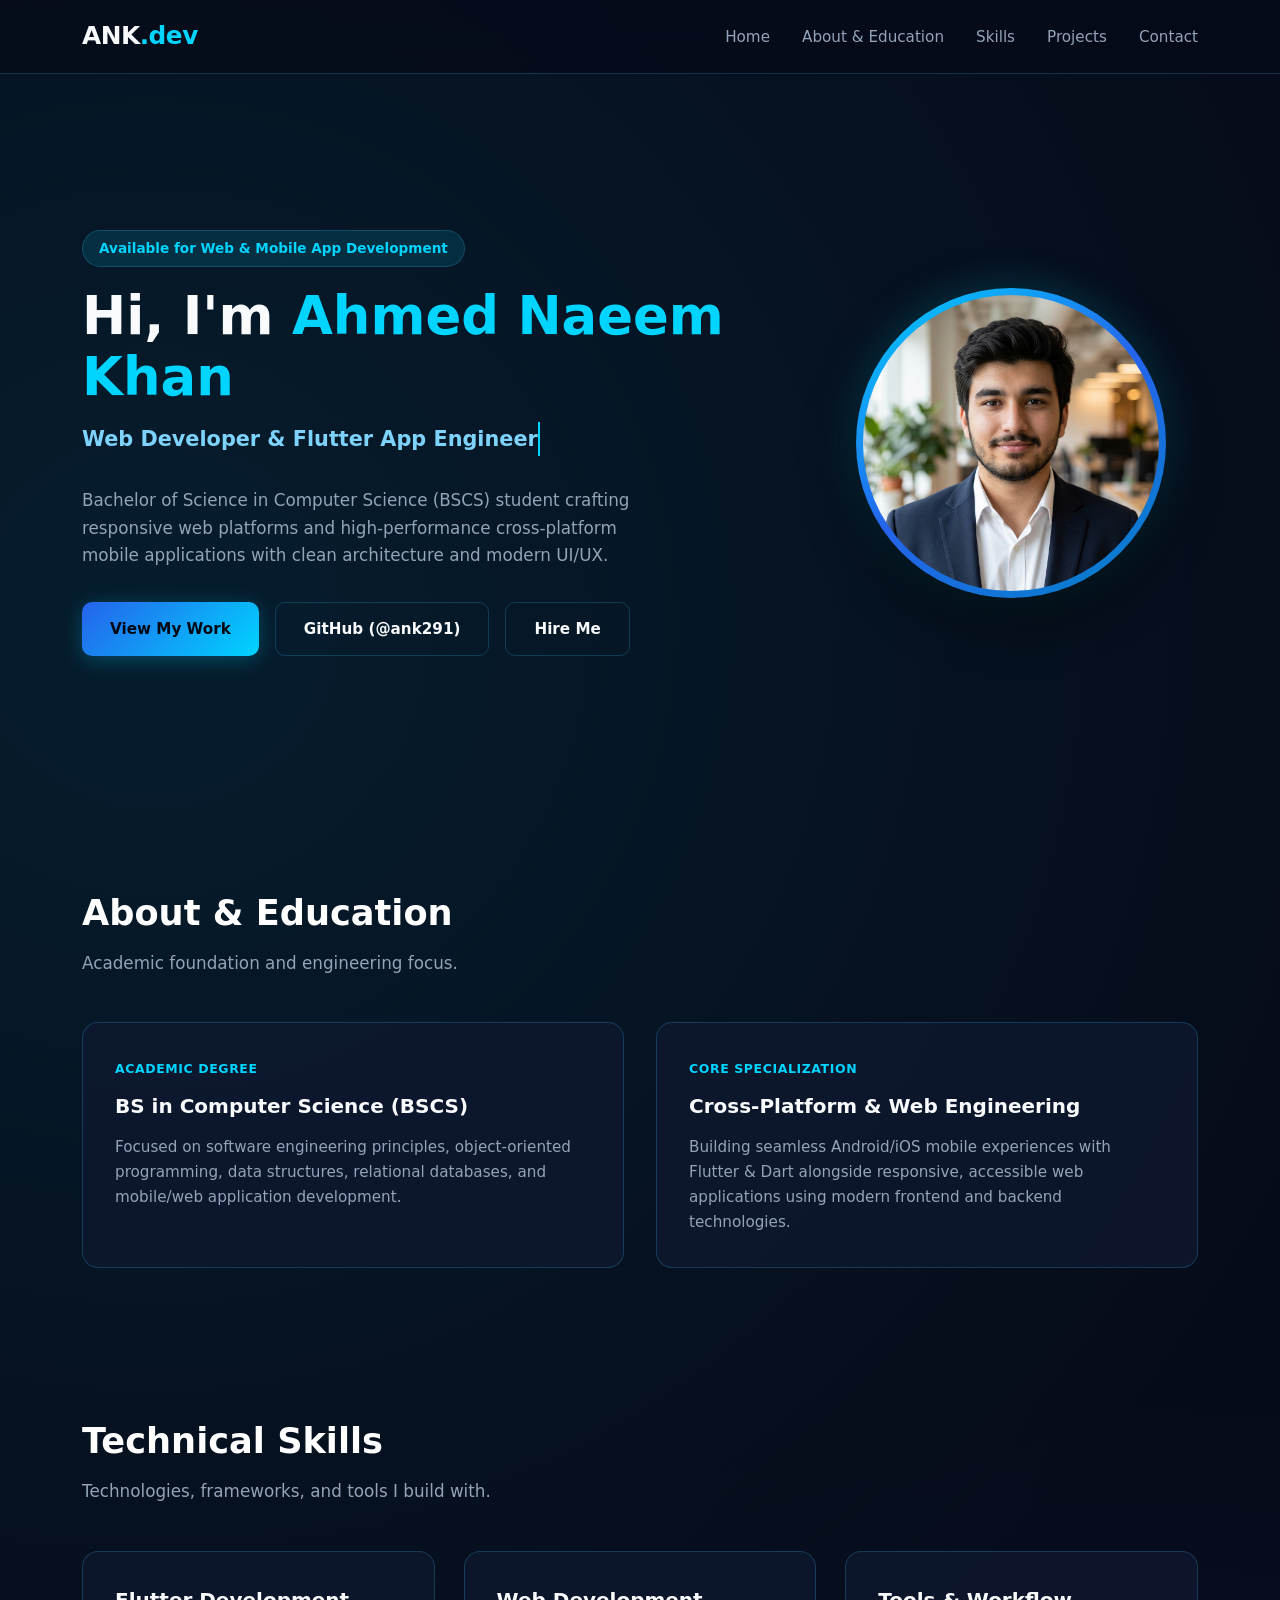
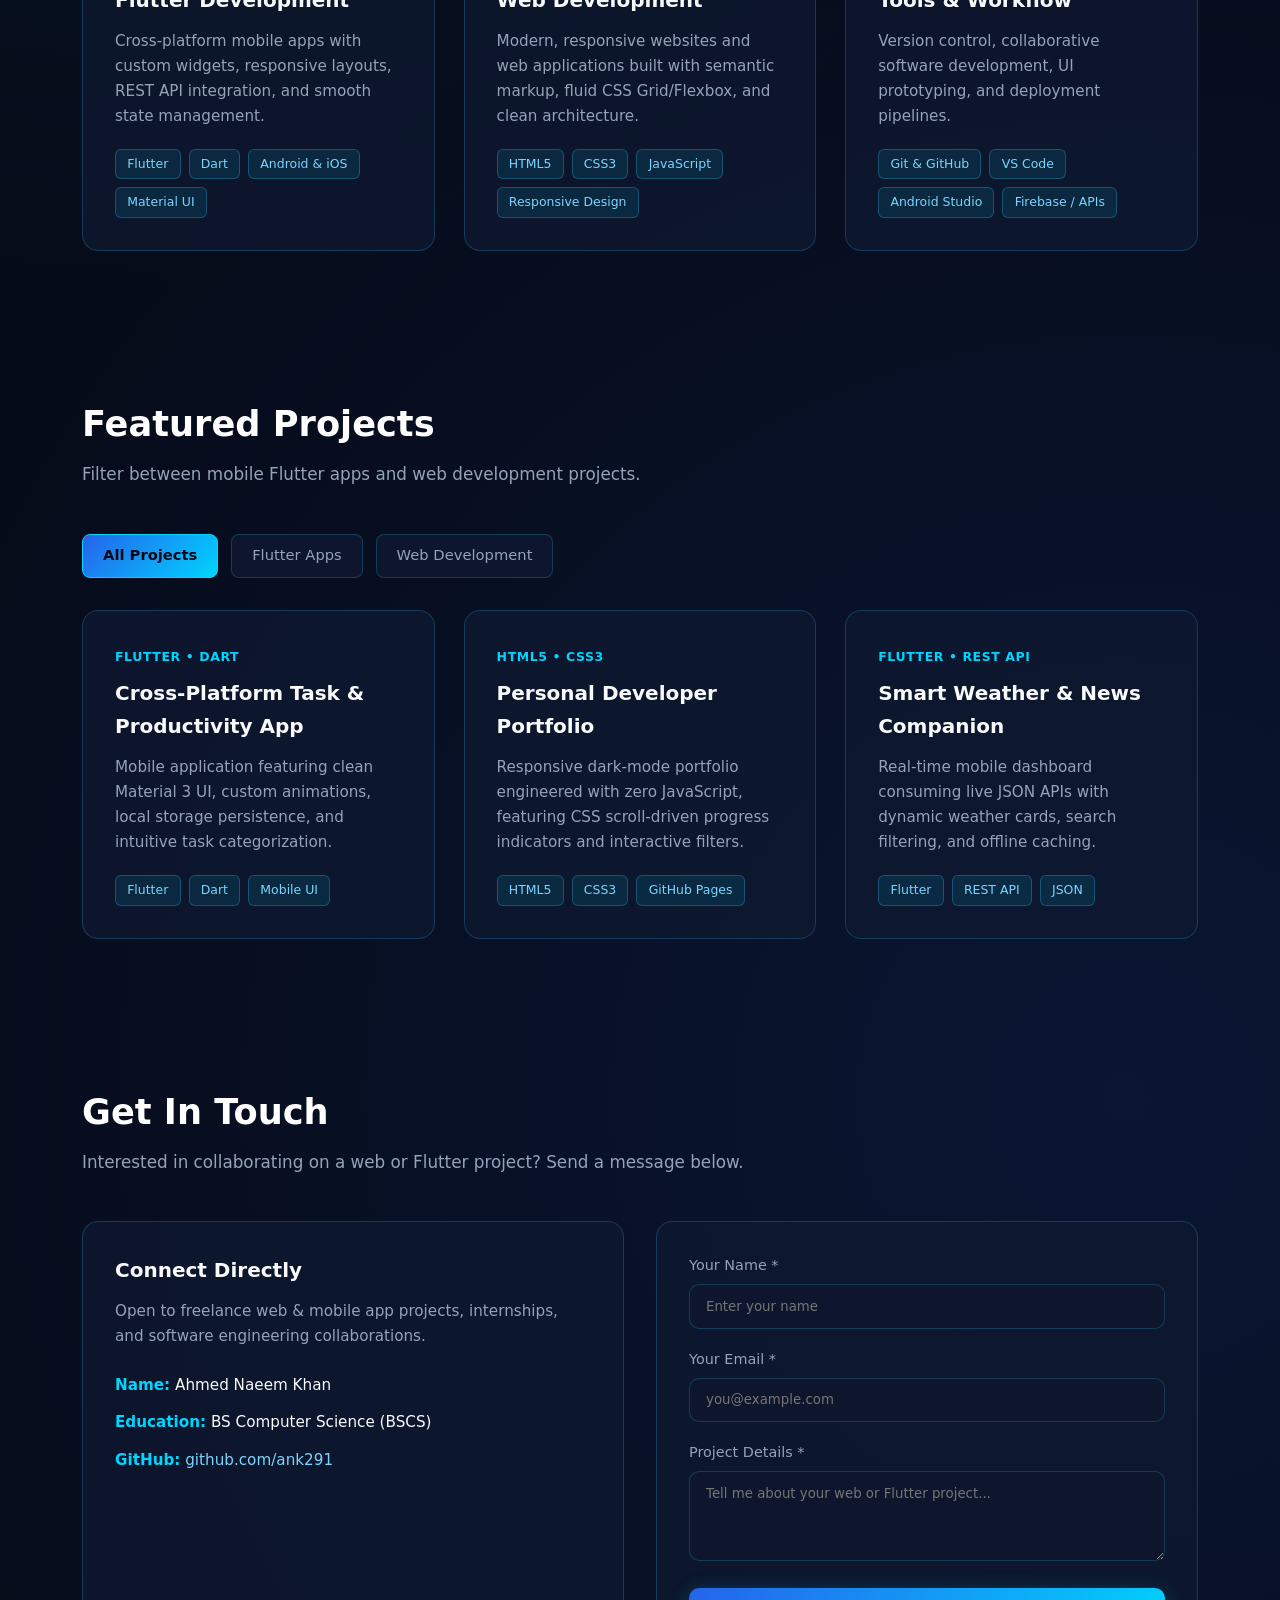
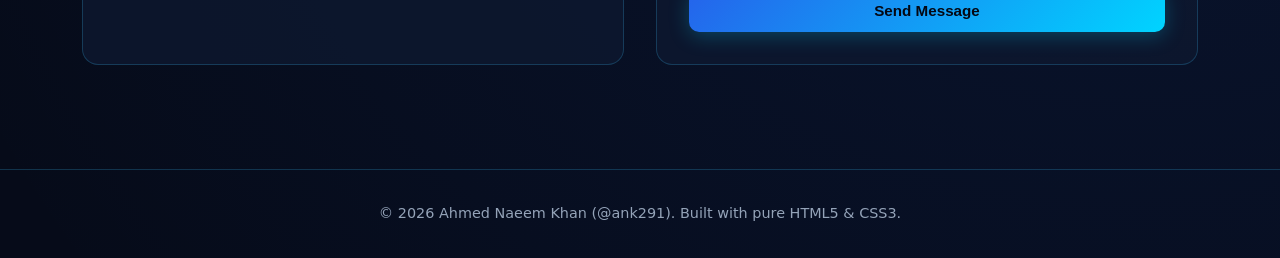
<file: index.html>
<!DOCTYPE html>
<html lang="en">
<head>
  <meta charset="UTF-8" />
  <meta name="viewport" content="width=device-width, initial-scale=1.0" />
  <title>Ahmed Naeem Khan | Web &amp; Flutter Developer</title>
  <link rel="stylesheet" href="style.css" />
</head>
<body>
  <!-- Pure CSS Top Scroll Progress Bar -->
  <div class="scroll-progress"></div>

  <!-- Navigation Header -->
  <header>
    <div class="nav-container">
      <a href="#home" class="logo">ANK<span>.dev</span></a>
      <input type="checkbox" id="nav-toggle" />
      <label for="nav-toggle" class="menu-label" aria-label="Toggle Menu">&#9776;</label>
      <ul class="nav-links">
        <li><a href="#home">Home</a></li>
        <li><a href="#about">About &amp; Education</a></li>
        <li><a href="#skills">Skills</a></li>
        <li><a href="#projects">Projects</a></li>
        <li><a href="#contact">Contact</a></li>
      </ul>
    </div>
  </header>

  <main>
    <!-- Hero Section -->
    <section id="home" class="container hero fade-up">
      <div class="hero-content">
        <span class="status-badge">Available for Web &amp; Mobile App Development</span>
        <h1>Hi, I'm <span>Ahmed Naeem Khan</span></h1>
        <div class="typing-role">Web Developer &amp; Flutter App Engineer</div>
        <p>
          Bachelor of Science in Computer Science (BSCS) student crafting responsive web platforms and high-performance cross-platform mobile applications with clean architecture and modern UI/UX.
        </p>
        <div class="btn-group">
          <a href="#projects" class="btn btn-primary">View My Work</a>
          <a href="https://github.com/ank291" target="_blank" rel="noopener" class="btn btn-outline">GitHub (@ank291)</a>
          <a href="#contact" class="btn btn-outline">Hire Me</a>
        </div>
      </div>

      <div class="hero-visual fade-up delay-1">
        <div class="avatar-frame">
          <img src="image.jpg" alt="Ahmed Naeem Khan Portrait" />
        </div>
      </div>
    </section>

    <!-- About & Education -->
    <section id="about" class="container fade-up delay-1">
      <h2 class="section-title">About &amp; Education</h2>
      <p class="section-subtitle">Academic foundation and engineering focus.</p>

      <div class="grid-2">
        <div class="card">
          <span class="card-tag">Academic Degree</span>
          <h3>BS in Computer Science (BSCS)</h3>
          <p>
            Focused on software engineering principles, object-oriented programming, data structures, relational databases, and mobile/web application development.
          </p>
        </div>

        <div class="card">
          <span class="card-tag">Core Specialization</span>
          <h3>Cross-Platform &amp; Web Engineering</h3>
          <p>
            Building seamless Android/iOS mobile experiences with Flutter &amp; Dart alongside responsive, accessible web applications using modern frontend and backend technologies.
          </p>
        </div>
      </div>
    </section>

    <!-- Skills Section -->
    <section id="skills" class="container fade-up delay-2">
      <h2 class="section-title">Technical Skills</h2>
      <p class="section-subtitle">Technologies, frameworks, and tools I build with.</p>

      <div class="grid-3">
        <div class="card">
          <h3>Flutter Development</h3>
          <p>Cross-platform mobile apps with custom widgets, responsive layouts, REST API integration, and smooth state management.</p>
          <div class="pill-list">
            <span class="pill">Flutter</span>
            <span class="pill">Dart</span>
            <span class="pill">Android &amp; iOS</span>
            <span class="pill">Material UI</span>
          </div>
        </div>

        <div class="card">
          <h3>Web Development</h3>
          <p>Modern, responsive websites and web applications built with semantic markup, fluid CSS Grid/Flexbox, and clean architecture.</p>
          <div class="pill-list">
            <span class="pill">HTML5</span>
            <span class="pill">CSS3</span>
            <span class="pill">JavaScript</span>
            <span class="pill">Responsive Design</span>
          </div>
        </div>

        <div class="card">
          <h3>Tools &amp; Workflow</h3>
          <p>Version control, collaborative software development, UI prototyping, and deployment pipelines.</p>
          <div class="pill-list">
            <span class="pill">Git &amp; GitHub</span>
            <span class="pill">VS Code</span>
            <span class="pill">Android Studio</span>
            <span class="pill">Firebase / APIs</span>
          </div>
        </div>
      </div>
    </section>

    <!-- Projects Showcase with Pure CSS Category Filter -->
    <section id="projects" class="container fade-up delay-3">
      <h2 class="section-title">Featured Projects</h2>
      <p class="section-subtitle">Filter between mobile Flutter apps and web development projects.</p>

      <input type="radio" name="proj-filter" id="filter-all" class="filter-radio" checked />
      <input type="radio" name="proj-filter" id="filter-flutter" class="filter-radio" />
      <input type="radio" name="proj-filter" id="filter-web" class="filter-radio" />

      <div class="filter-tabs">
        <label for="filter-all" class="tab-label">All Projects</label>
        <label for="filter-flutter" class="tab-label">Flutter Apps</label>
        <label for="filter-web" class="tab-label">Web Development</label>
      </div>

      <div class="grid-3 projects-grid">
        <div class="card project-card cat-flutter">
          <span class="card-tag">Flutter &bull; Dart</span>
          <h3>Cross-Platform Task &amp; Productivity App</h3>
          <p>Mobile application featuring clean Material 3 UI, custom animations, local storage persistence, and intuitive task categorization.</p>
          <div class="pill-list">
            <span class="pill">Flutter</span>
            <span class="pill">Dart</span>
            <span class="pill">Mobile UI</span>
          </div>
        </div>

        <div class="card project-card cat-web">
          <span class="card-tag">HTML5 &bull; CSS3</span>
          <h3>Personal Developer Portfolio</h3>
          <p>Responsive dark-mode portfolio engineered with zero JavaScript, featuring CSS scroll-driven progress indicators and interactive filters.</p>
          <div class="pill-list">
            <span class="pill">HTML5</span>
            <span class="pill">CSS3</span>
            <span class="pill">GitHub Pages</span>
          </div>
        </div>

        <div class="card project-card cat-flutter">
          <span class="card-tag">Flutter &bull; REST API</span>
          <h3>Smart Weather &amp; News Companion</h3>
          <p>Real-time mobile dashboard consuming live JSON APIs with dynamic weather cards, search filtering, and offline caching.</p>
          <div class="pill-list">
            <span class="pill">Flutter</span>
            <span class="pill">REST API</span>
            <span class="pill">JSON</span>
          </div>
        </div>
      </div>
    </section>

    <!-- Contact Section -->
    <section id="contact" class="container fade-up">
      <h2 class="section-title">Get In Touch</h2>
      <p class="section-subtitle">Interested in collaborating on a web or Flutter project? Send a message below.</p>

      <div class="grid-2">
        <div class="card">
          <h3>Connect Directly</h3>
          <p style="margin-bottom: 1.5rem;">Open to freelance web &amp; mobile app projects, internships, and software engineering collaborations.</p>
          <p class="info-row"><strong>Name:</strong> Ahmed Naeem Khan</p>
          <p class="info-row"><strong>Education:</strong> BS Computer Science (BSCS)</p>
          <p class="info-row"><strong>GitHub:</strong> <a href="https://github.com/ank291" target="_blank" rel="noopener">github.com/ank291</a></p>
        </div>

        <div class="card">
          <form action="#submitted" method="get">
            <div class="form-group">
              <label for="name">Your Name *</label>
              <input type="text" id="name" name="name" placeholder="Enter your name" required />
            </div>
            <div class="form-group">
              <label for="email">Your Email *</label>
              <input type="email" id="email" name="email" placeholder="you@example.com" required />
            </div>
            <div class="form-group">
              <label for="message">Project Details *</label>
              <textarea id="message" name="message" rows="4" placeholder="Tell me about your web or Flutter project..." required></textarea>
            </div>
            <button type="submit" class="btn btn-primary" style="width: 100%; justify-content: center;">Send Message</button>
            <div id="submitted" class="success-banner">
              Thank you! Your message has been sent to Ahmed Naeem Khan.
            </div>
          </form>
        </div>
      </div>
    </section>
  </main>

  <footer>
    <p>&copy; 2026 Ahmed Naeem Khan (@ank291). Built with pure HTML5 &amp; CSS3.</p>
  </footer>
</body>
</html>
</file>
<file: style.css>
:root {
  --bg-dark: #060b19;
  --bg-surface: #0d162c;
  --bg-card: rgba(15, 25, 48, 0.78);
  --cyan-accent: #00d4ff;
  --blue-primary: #2563eb;
  --blue-glow: rgba(0, 212, 255, 0.25);
  --text-light: #f8fafc;
  --text-muted: #94a3b8;
  --border-color: rgba(56, 189, 248, 0.22);
  --transition: all 0.35s cubic-bezier(0.25, 0.8, 0.25, 1);
}

* {
  margin: 0;
  padding: 0;
  box-sizing: border-box;
  scroll-behavior: smooth;
}

body {
  font-family: 'Segoe UI', system-ui, -apple-system, Roboto, sans-serif;
  background-color: var(--bg-dark);
  color: var(--text-light);
  line-height: 1.65;
  overflow-x: hidden;
  background-image:
    radial-gradient(circle at 12% 18%, rgba(0, 212, 255, 0.09) 0%, transparent 42%),
    radial-gradient(circle at 88% 78%, rgba(37, 99, 235, 0.12) 0%, transparent 45%);
}

/* Pure CSS Scroll Progress Bar */
.scroll-progress {
  position: fixed;
  top: 0;
  left: 0;
  width: 100%;
  height: 3px;
  background: linear-gradient(90deg, var(--blue-primary), var(--cyan-accent));
  transform-origin: left;
  transform: scaleX(0);
  z-index: 9999;
  animation: scaleProgress linear forwards;
  animation-timeline: scroll();
}

@keyframes scaleProgress {
  to { transform: scaleX(1); }
}

/* Sticky Glass Header */
header {
  position: sticky;
  top: 0;
  z-index: 1000;
  background: rgba(6, 11, 25, 0.85);
  backdrop-filter: blur(14px);
  border-bottom: 1px solid var(--border-color);
}

.nav-container {
  max-width: 1180px;
  margin: 0 auto;
  padding: 1rem 2rem;
  display: flex;
  justify-content: space-between;
  align-items: center;
  position: relative;
}

.logo {
  font-size: 1.55rem;
  font-weight: 800;
  color: var(--text-light);
  text-decoration: none;
  letter-spacing: -0.5px;
}

.logo span {
  color: var(--cyan-accent);
}

#nav-toggle {
  display: none;
}

.menu-label {
  display: none;
  font-size: 1.6rem;
  color: var(--cyan-accent);
  cursor: pointer;
}

.nav-links {
  display: flex;
  gap: 2rem;
  list-style: none;
}

.nav-links a {
  color: var(--text-muted);
  text-decoration: none;
  font-weight: 500;
  font-size: 0.95rem;
  position: relative;
  padding: 0.35rem 0;
  transition: var(--transition);
}

.nav-links a:hover {
  color: var(--cyan-accent);
}

.nav-links a::after {
  content: '';
  position: absolute;
  bottom: 0;
  left: 0;
  width: 0;
  height: 2px;
  background: var(--cyan-accent);
  transition: var(--transition);
}

.nav-links a:hover::after {
  width: 100%;
}

/* Sections & Animations */
.container {
  max-width: 1180px;
  margin: 0 auto;
  padding: 4.5rem 2rem;
}

.fade-up {
  animation: fadeUp 0.8s ease-out both;
}

.delay-1 { animation-delay: 0.15s; }
.delay-2 { animation-delay: 0.3s; }
.delay-3 { animation-delay: 0.45s; }

@keyframes fadeUp {
  from {
    opacity: 0;
    transform: translateY(28px);
  }
  to {
    opacity: 1;
    transform: translateY(0);
  }
}

.section-title {
  font-size: 2.2rem;
  font-weight: 700;
  margin-bottom: 0.5rem;
  background: linear-gradient(135deg, #ffffff 35%, var(--cyan-accent) 100%);
  -webkit-background-clip: text;
  -webkit-text-fill-color: transparent;
}

.section-subtitle {
  color: var(--text-muted);
  margin-bottom: 2.8rem;
  font-size: 1.05rem;
}

/* Hero Layout */
.hero {
  display: grid;
  grid-template-columns: 1.3fr 0.7fr;
  gap: 3rem;
  align-items: center;
  min-height: 82vh;
}

.status-badge {
  display: inline-block;
  padding: 0.4rem 1rem;
  border-radius: 50px;
  background: rgba(0, 212, 255, 0.12);
  border: 1px solid var(--border-color);
  color: var(--cyan-accent);
  font-size: 0.85rem;
  font-weight: 600;
  margin-bottom: 1.2rem;
}

.hero h1 {
  font-size: 3.3rem;
  line-height: 1.15;
  font-weight: 800;
  margin-bottom: 0.9rem;
}

.hero h1 span {
  color: var(--cyan-accent);
}

.typing-role {
  display: inline-block;
  font-size: 1.3rem;
  font-weight: 600;
  color: #7dd3fc;
  border-right: 2px solid var(--cyan-accent);
  white-space: nowrap;
  overflow: hidden;
  max-width: 0;
  margin-bottom: 1.4rem;
  animation:
    typing 3.4s steps(35, end) forwards,
    caretBlink 0.75s step-end infinite;
}

@keyframes typing {
  from { max-width: 0; }
  to { max-width: 100%; }
}

@keyframes caretBlink {
  50% { border-color: transparent; }
}

.hero p {
  color: var(--text-muted);
  font-size: 1.05rem;
  max-width: 590px;
  margin-bottom: 2rem;
}

/* Buttons */
.btn-group {
  display: flex;
  gap: 1rem;
  flex-wrap: wrap;
}

.btn {
  padding: 0.85rem 1.75rem;
  border-radius: 10px;
  font-weight: 600;
  font-size: 0.95rem;
  text-decoration: none;
  cursor: pointer;
  transition: var(--transition);
  border: none;
  display: inline-flex;
  align-items: center;
}

.btn-primary {
  background: linear-gradient(135deg, var(--blue-primary), var(--cyan-accent));
  color: #040814;
  box-shadow: 0 4px 20px var(--blue-glow);
}

.btn-primary:hover {
  transform: translateY(-3px);
  box-shadow: 0 8px 28px rgba(0, 212, 255, 0.45);
}

.btn-outline {
  background: transparent;
  color: var(--text-light);
  border: 1px solid var(--border-color);
}

.btn-outline:hover {
  border-color: var(--cyan-accent);
  color: var(--cyan-accent);
  transform: translateY(-3px);
}

/* Circular Avatar Portrait Frame */
.hero-visual {
  display: flex;
  justify-content: center;
  align-items: center;
}

.avatar-frame {
  width: 310px;
  height: 310px;
  border-radius: 50%;
  padding: 7px;
  background: linear-gradient(145deg, var(--cyan-accent), var(--blue-primary), #0284c7);
  box-shadow: 0 20px 50px rgba(0, 0, 0, 0.65), 0 0 40px var(--blue-glow);
  animation: floatAvatar 5s ease-in-out infinite;
  transition: var(--transition);
}

.avatar-frame:hover {
  transform: scale(1.04);
  box-shadow: 0 24px 60px rgba(0, 0, 0, 0.8), 0 0 55px rgba(0, 212, 255, 0.45);
}

@keyframes floatAvatar {
  0%, 100% { transform: translateY(0); }
  50% { transform: translateY(-12px); }
}

.avatar-frame img {
  width: 100%;
  height: 100%;
  object-fit: cover;
  object-position: center top;
  border-radius: 50%;
  display: block;
}

/* Grids & Glass Cards */
.grid-2 {
  display: grid;
  grid-template-columns: repeat(auto-fit, minmax(320px, 1fr));
  gap: 2rem;
}

.grid-3 {
  display: grid;
  grid-template-columns: repeat(auto-fit, minmax(300px, 1fr));
  gap: 1.8rem;
}

.card {
  background: var(--bg-card);
  border: 1px solid var(--border-color);
  border-radius: 16px;
  padding: 2rem;
  backdrop-filter: blur(12px);
  transition: var(--transition);
  position: relative;
  overflow: hidden;
}

.card:hover {
  transform: translateY(-6px);
  border-color: var(--cyan-accent);
  box-shadow: 0 14px 32px rgba(0, 0, 0, 0.45), 0 0 24px rgba(0, 212, 255, 0.14);
}

.card-tag {
  display: inline-block;
  font-size: 0.78rem;
  font-weight: 700;
  text-transform: uppercase;
  letter-spacing: 0.6px;
  color: var(--cyan-accent);
  margin-bottom: 0.6rem;
}

.card h3 {
  font-size: 1.25rem;
  margin-bottom: 0.75rem;
  color: var(--text-light);
}

.card p {
  color: var(--text-muted);
  font-size: 0.95rem;
}

.pill-list {
  display: flex;
  flex-wrap: wrap;
  gap: 0.5rem;
  margin-top: 1.25rem;
}

.pill {
  font-size: 0.78rem;
  padding: 0.25rem 0.7rem;
  border-radius: 6px;
  background: rgba(0, 212, 255, 0.1);
  color: #7dd3fc;
  border: 1px solid rgba(56, 189, 248, 0.28);
}

/* Pure CSS Project Filter Tabs */
.filter-radio {
  display: none;
}

.filter-tabs {
  display: flex;
  gap: 0.8rem;
  margin-bottom: 2rem;
  flex-wrap: wrap;
}

.tab-label {
  padding: 0.55rem 1.25rem;
  border-radius: 8px;
  background: var(--bg-surface);
  color: var(--text-muted);
  border: 1px solid var(--border-color);
  cursor: pointer;
  font-size: 0.92rem;
  transition: var(--transition);
}

.tab-label:hover {
  border-color: var(--cyan-accent);
  color: var(--cyan-accent);
}

#filter-all:checked ~ .filter-tabs label[for="filter-all"],
#filter-flutter:checked ~ .filter-tabs label[for="filter-flutter"],
#filter-web:checked ~ .filter-tabs label[for="filter-web"] {
  background: linear-gradient(135deg, var(--blue-primary), var(--cyan-accent));
  color: #040814;
  font-weight: 700;
  border-color: var(--cyan-accent);
}

#filter-flutter:checked ~ .projects-grid .project-card:not(.cat-flutter),
#filter-web:checked ~ .projects-grid .project-card:not(.cat-web) {
  display: none;
}

/* Contact & Form */
.info-row {
  margin-bottom: 0.75rem;
  color: var(--text-light) !important;
}

.info-row strong {
  color: var(--cyan-accent);
}

.info-row a {
  color: #7dd3fc;
  text-decoration: none;
}

.info-row a:hover {
  text-decoration: underline;
}

.form-group {
  margin-bottom: 1.2rem;
}

.form-group label {
  display: block;
  margin-bottom: 0.4rem;
  font-size: 0.9rem;
  color: var(--text-muted);
}

.form-group input,
.form-group textarea {
  width: 100%;
  padding: 0.85rem 1rem;
  border-radius: 10px;
  background: var(--bg-surface);
  border: 1px solid var(--border-color);
  color: var(--text-light);
  font-family: inherit;
  transition: var(--transition);
}

.form-group input:focus,
.form-group textarea:focus {
  outline: none;
  border-color: var(--cyan-accent);
  box-shadow: 0 0 12px var(--blue-glow);
}

.success-banner {
  display: none;
  margin-top: 1rem;
  padding: 0.85rem 1rem;
  border-radius: 8px;
  background: rgba(16, 185, 129, 0.15);
  border: 1px solid #10b981;
  color: #6ee7b7;
  font-size: 0.92rem;
}

#submitted:target {
  display: block;
  animation: fadeUp 0.4s ease-out;
}

/* Footer */
footer {
  border-top: 1px solid var(--border-color);
  padding: 2rem;
  text-align: center;
  color: var(--text-muted);
  font-size: 0.9rem;
  margin-top: 2rem;
}

/* Responsive Breakpoints */
@media (max-width: 860px) {
  .hero {
    grid-template-columns: 1fr;
    text-align: center;
    padding-top: 2.5rem;
  }

  .btn-group {
    justify-content: center;
  }

  .hero h1 {
    font-size: 2.4rem;
  }

  .typing-role {
    font-size: 1.05rem;
    max-width: 100%;
    white-space: normal;
    border-right: none;
    animation: none;
  }

  .avatar-frame {
    width: 250px;
    height: 250px;
  }

  .menu-label {
    display: block;
  }

  .nav-links {
    display: none;
    flex-direction: column;
    position: absolute;
    top: 100%;
    left: 0;
    width: 100%;
    background: var(--bg-dark);
    padding: 1.5rem 2rem;
    border-bottom: 1px solid var(--border-color);
  }

  #nav-toggle:checked ~ .nav-links {
    display: flex;
  }
}
</file>
